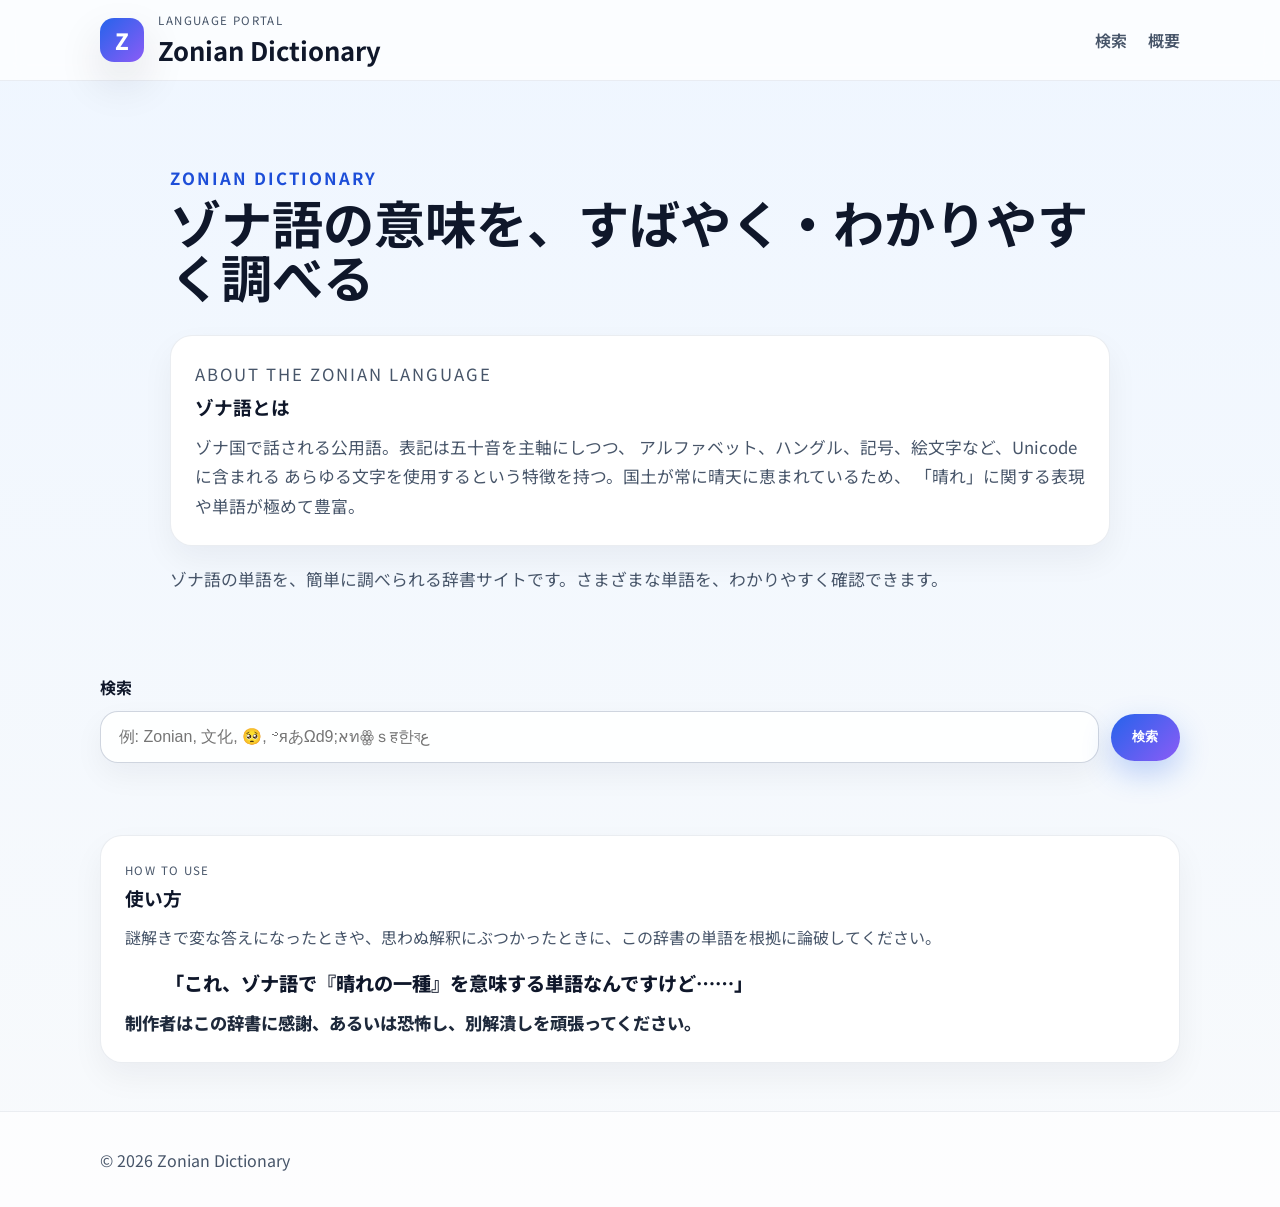
<file: index.html>
<!DOCTYPE html>
<html lang="ja">
  <head>
    <meta charset="UTF-8" />
    <meta name="viewport" content="width=device-width, initial-scale=1.0" />
    <title>Zonian Dictionary</title>
    <meta
      name="description"
      content="Zonian Dictionary is a lightweight dictionary site designed for GitHub Pages publishing."
    />
    <link rel="preconnect" href="https://fonts.googleapis.com" />
    <link rel="preconnect" href="https://fonts.gstatic.com" crossorigin />
    <link
      href="https://fonts.googleapis.com/css2?family=Inter:wght@400;500;600;700;800&family=Noto+Sans+JP:wght@400;500;700&display=swap"
      rel="stylesheet"
    />
    <link rel="stylesheet" href="styles.css" />
  </head>
  <body>
    <header class="topbar">
      <div class="container nav">
        <div class="brand-wrap">
          <div class="brand-mark">Z</div>
          <div>
            <p class="eyebrow">Language portal</p>
            <h1>Zonian Dictionary</h1>
          </div>
        </div>
        <nav class="nav-links" aria-label="Main navigation">
          <a href="#search">検索</a>
          <a href="#about">概要</a>
        </nav>
      </div>
    </header>

    <main>
      <section class="hero">
        <div class="container hero-inner">
          <div class="hero-copy">
            <p class="eyebrow accent">Zonian dictionary</p>
            <h2>ゾナ語の意味を、すばやく・わかりやすく調べる</h2>
            <article id="about" class="info-card">
              <p class="eyebrow">About the Zonian Language</p>
              <h3>ゾナ語とは</h3>
              <p>
                ゾナ国で話される公用語。表記は五十音を主軸にしつつ、
                アルファベット、ハングル、記号、絵文字など、Unicodeに含まれる
                あらゆる文字を使用するという特徴を持つ。国土が常に晴天に恵まれているため、
                「晴れ」に関する表現や単語が極めて豊富。
              </p>
            </article>
            <p>
              ゾナ語の単語を、簡単に調べられる辞書サイトです。さまざまな単語を、わかりやすく確認できます。
            </p>
          </div>
        </div>
      </section>

      <section id="search" class="search-section">
        <div class="container">
          <form id="search-form" class="search-box">
            <label for="search-input">検索</label>
            <div class="search-row">
              <input
                id="search-input"
                type="search"
                placeholder="例: Zonian, 文化, 🥺, ࿔яあΩd9;אทꙮｓह한বع"
                aria-label="辞書を検索"
              />
              <button type="submit" class="button primary search-button">検索</button>
            </div>
          </form>
        </div>
      </section>

      <section id="how-to-use" class="info-section">
        <div class="container">
          <article class="info-card">
            <p class="eyebrow">How to use</p>
            <h3>使い方</h3>
            <p>
              謎解きで変な答えになったときや、思わぬ解釈にぶつかったときに、この辞書の単語を根拠に論破してください。<br />
              <strong class="dictionary-note">&#12300;これ、ゾナ語で&#12302;晴れの一種&#12303;を意味する単語なんですけど……&#12301;</strong><br />
              <span class="creator-note">制作者はこの辞書に感謝、あるいは恐怖し、別解潰しを頑張ってください。</span>
            </p>
          </article>
        </div>
      </section>

    </main>

    <footer class="site-footer">
      <div class="container footer-inner">
        <p>© 2026 Zonian Dictionary</p>
      </div>
    </footer>

    <script src="app.js"></script>
  </body>
</html>
</file>
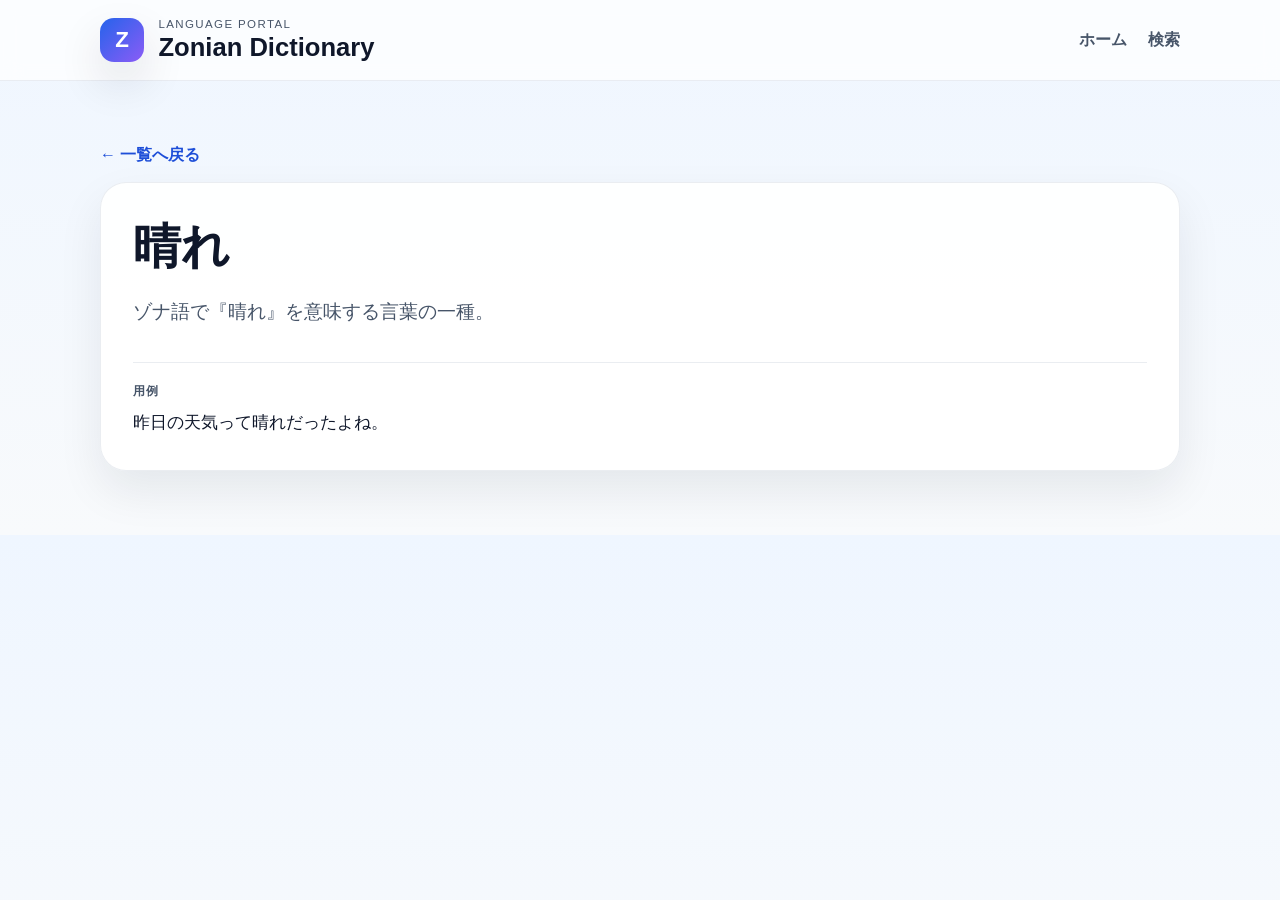
<file: detail.html>
<!DOCTYPE html>
<html lang="ja">
  <head>
    <meta charset="UTF-8" />
    <meta name="viewport" content="width=device-width, initial-scale=1.0" />
    <title>Word Detail | Zonian Dictionary</title>
    <link rel="stylesheet" href="styles.css" />
  </head>
  <body>
    <header class="topbar">
      <div class="container nav">
        <div class="brand-wrap">
          <div class="brand-mark">Z</div>
          <div>
            <p class="eyebrow">Language portal</p>
            <h1>Zonian Dictionary</h1>
          </div>
        </div>
        <nav class="nav-links" aria-label="Main navigation">
          <a href="index.html">ホーム</a>
          <a href="index.html#search">検索</a>
        </nav>
      </div>
    </header>

    <main class="detail-page">
      <div class="container">
        <a class="back-link" href="index.html">← 一覧へ戻る</a>
        <article class="detail-card">
          <h2 id="detail-query">-</h2>
          <p class="definition" id="detail-definition">-</p>

          <div class="example-block">
            <p class="example-label">用例</p>
            <p class="example" id="detail-example">-</p>
          </div>
        </article>
      </div>
    </main>

    <script src="detail.js"></script>
  </body>
</html>
</file>
<file: styles.css>
:root {
  --bg: #0f172a;
  --bg-soft: #101a2f;
  --panel: rgba(15, 23, 42, 0.78);
  --panel-alt: #f8fafc;
  --card: #ffffff;
  --card-border: rgba(148, 163, 184, 0.2);
  --text: #0f172a;
  --muted: #475569;
  --primary: #2563eb;
  --primary-strong: #1d4ed8;
  --accent: #8b5cf6;
  --shadow: 0 20px 45px rgba(15, 23, 42, 0.12);
}

* {
  box-sizing: border-box;
}

html {
  scroll-behavior: smooth;
}

body {
  margin: 0;
  font-family: "Noto Sans JP", "Inter", sans-serif;
  background: linear-gradient(180deg, #eff6ff 0%, #f8fafc 100%);
  color: var(--text);
}

img {
  max-width: 100%;
}

a {
  text-decoration: none;
  color: inherit;
}

.container {
  width: min(1080px, calc(100% - 2rem));
  margin: 0 auto;
}

.topbar {
  position: sticky;
  top: 0;
  z-index: 20;
  backdrop-filter: blur(10px);
  background: rgba(255, 255, 255, 0.75);
  border-bottom: 1px solid rgba(148, 163, 184, 0.18);
}

.nav {
  display: flex;
  align-items: center;
  justify-content: space-between;
  min-height: 80px;
}

.brand-wrap {
  display: flex;
  align-items: center;
  gap: 0.9rem;
}

.brand-mark {
  display: grid;
  place-items: center;
  width: 44px;
  height: 44px;
  border-radius: 14px;
  background: linear-gradient(135deg, var(--primary), var(--accent));
  color: white;
  font-size: 1.4rem;
  font-weight: 800;
  box-shadow: var(--shadow);
}

.brand-wrap h1 {
  margin: 0;
  font-size: clamp(1.2rem, 2vw, 1.75rem);
}

.eyebrow {
  margin: 0 0 0.2rem;
  font-size: 0.72rem;
  letter-spacing: 0.12em;
  text-transform: uppercase;
  color: var(--muted);
}

.eyebrow.accent {
  color: var(--primary-strong);
  font-weight: 700;
}

.nav-links {
  display: flex;
  align-items: center;
  gap: 1.3rem;
  font-weight: 600;
  color: var(--muted);
}

.hero {
  padding: 4rem 0 2.5rem;
}

.hero-inner {
  display: flex;
  align-items: center;
  justify-content: center;
  min-height: 300px;
}

.hero-copy {
  width: min(940px, 100%);
  text-align: left;
}

.hero-copy h2 {
  margin: 0;
  font-size: clamp(2.2rem, 4vw, 4rem);
  line-height: 1.05;
}

.hero-copy > .info-card {
  margin-top: 2rem;
}

.hero-copy p {
  color: var(--muted);
  font-size: 1.05rem;
  line-height: 1.7;
  max-width: 100%;
  margin-top: 1.2rem;
}

.dictionary-note {
  display: inline-block;
  margin-top: 1rem;
  margin-left: 2.5rem;
  color: var(--text);
  font-weight: 800;
  font-size: 1.2em;
}

.creator-note {
  display: inline-block;
  margin-top: 0.45rem;
  color: #1e293b;
  font-weight: 800;
  font-size: 1.08em;
}

.button {
  display: inline-flex;
  align-items: center;
  justify-content: center;
  padding: 0.9rem 1.35rem;
  border-radius: 999px;
  font-weight: 700;
  transition: transform 0.2s ease, box-shadow 0.2s ease;
}

.button:hover {
  transform: translateY(-1px);
}

.button.primary {
  background: linear-gradient(135deg, var(--primary), var(--accent));
  color: white;
  box-shadow: 0 12px 30px rgba(37, 99, 235, 0.28);
}

.search-section,
.info-section {
  padding: 1.5rem 0 3rem;
}

.search-box {
  display: grid;
  gap: 0.8rem;
  font-weight: 700;
}

.search-row {
  display: flex;
  gap: 0.75rem;
  align-items: center;
}

.search-box input {
  flex: 1;
  width: 100%;
  border: 1px solid rgba(148, 163, 184, 0.45);
  border-radius: 18px;
  background: rgba(255, 255, 255, 0.9);
  padding: 1rem 1.1rem;
  font-size: 1rem;
  box-shadow: 0 12px 30px rgba(15, 23, 42, 0.05);
}

.search-button {
  border: none;
  cursor: pointer;
}

.info-card {
  background: var(--card);
  border: 1px solid var(--card-border);
  border-radius: 22px;
  padding: 1.5rem;
  box-shadow: 0 14px 32px rgba(15, 23, 42, 0.05);
}

.info-card h3 {
  margin: 0.2rem 0 0.8rem;
}

.info-card p {
  margin: 0;
  color: var(--muted);
  line-height: 1.75;
}

.site-footer {
  border-top: 1px solid rgba(148, 163, 184, 0.18);
  background: rgba(255, 255, 255, 0.7);
}

.footer-inner {
  display: flex;
  justify-content: space-between;
  align-items: center;
  gap: 1rem;
  padding: 1.2rem 0;
  color: var(--muted);
}

.detail-page {
  padding: 4rem 0;
}

.detail-card {
  background: rgba(255, 255, 255, 0.92);
  border: 1px solid var(--card-border);
  border-radius: 26px;
  box-shadow: 0 20px 45px rgba(15, 23, 42, 0.08);
  padding: 2rem;
}

.detail-card h2 {
  margin: 0 0 1rem;
  min-height: 1em;
  font-size: clamp(2rem, 4vw, 3rem);
  overflow-wrap: anywhere;
  word-break: break-word;
}

.detail-card .definition {
  margin: 0;
  font-size: 1.2rem;
  line-height: 1.8;
  color: var(--muted);
  overflow-wrap: anywhere;
  word-break: break-word;
}

.post-button {
  margin-top: 1.5rem;
}

.example-block {
  margin-top: 2rem;
  padding-top: 1.25rem;
  border-top: 1px solid rgba(148, 163, 184, 0.2);
}

.example-label {
  margin: 0 0 0.5rem;
  font-size: 0.78rem;
  letter-spacing: 0.12em;
  text-transform: uppercase;
  color: var(--muted);
  font-weight: 700;
}

.example {
  margin: 0;
  font-size: 1.05rem;
  line-height: 1.8;
  color: var(--text);
  overflow-wrap: anywhere;
  word-break: break-word;
}

.back-link {
  display: inline-block;
  margin-bottom: 1rem;
  color: var(--primary-strong);
  font-weight: 700;
}

@media (max-width: 768px) {
  .nav {
    flex-direction: column;
    justify-content: center;
    padding: 1rem 0;
  }

  .nav-links {
    flex-wrap: wrap;
    justify-content: center;
  }

  .hero-inner {
    grid-template-columns: 1fr;
  }

  .footer-inner,
  .search-row {
    flex-direction: column;
    align-items: flex-start;
  }
}
</file>
